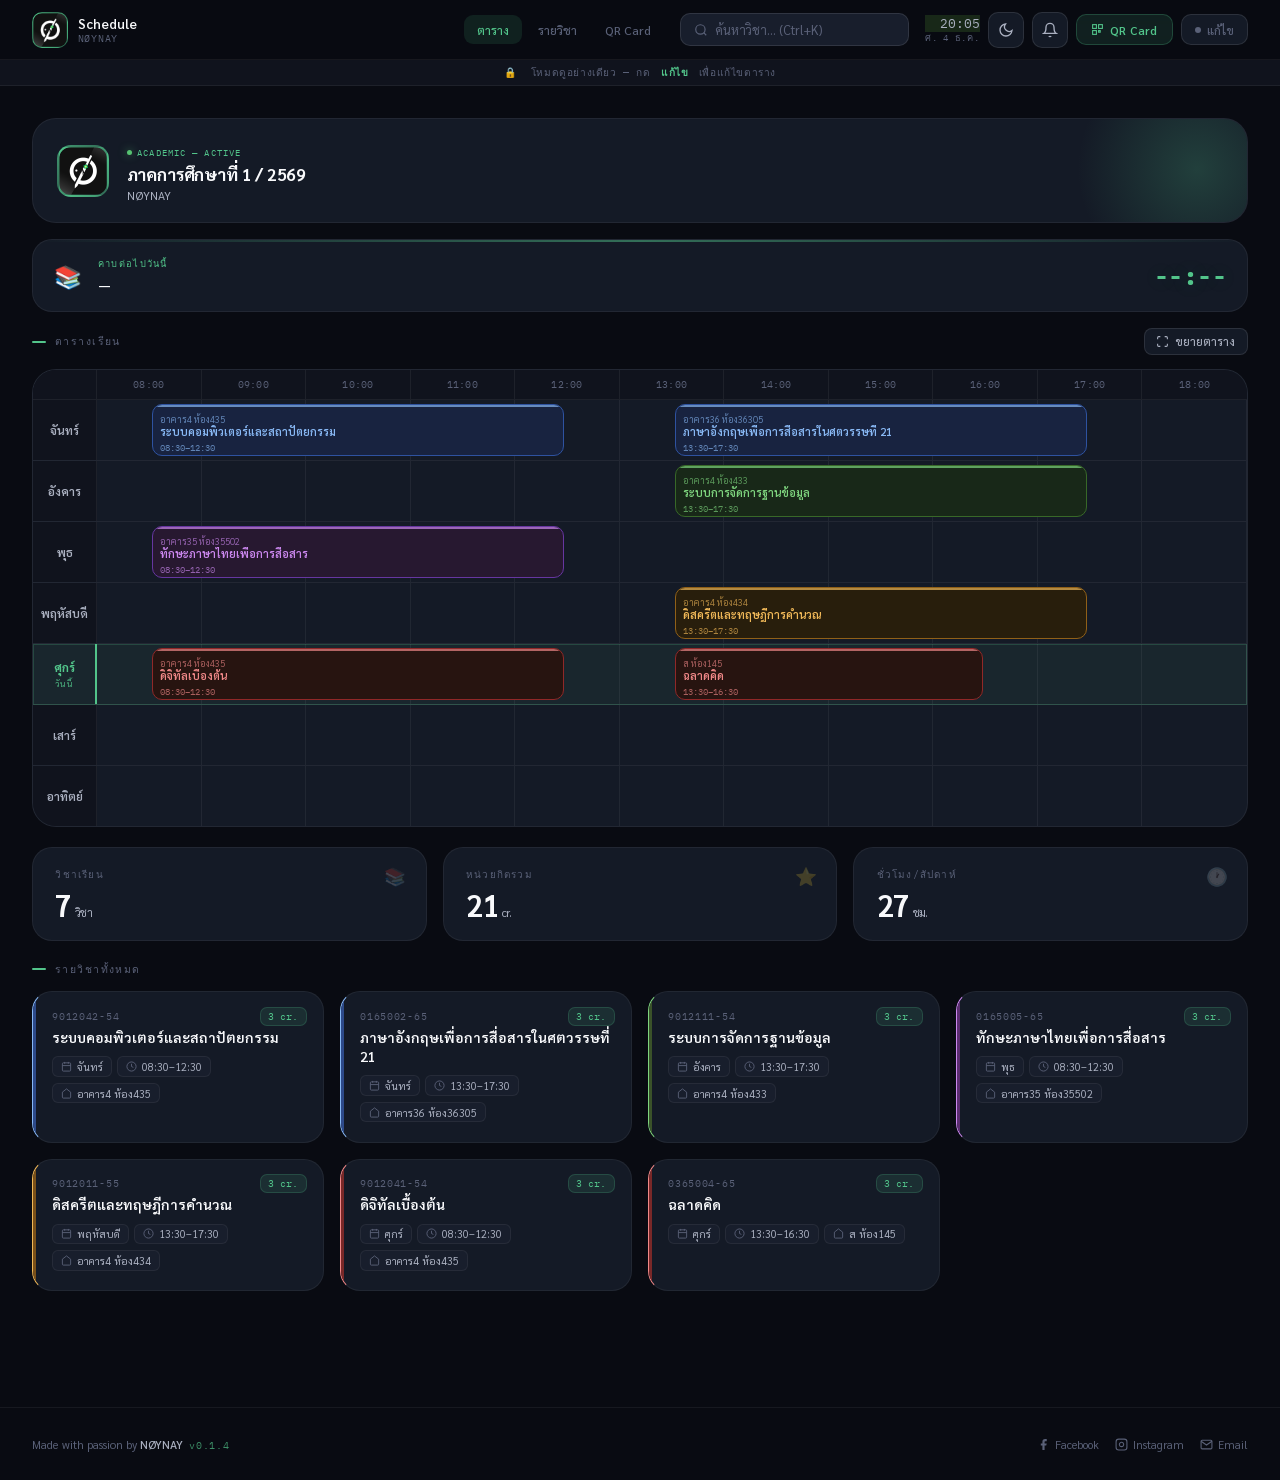
<file: index.html>
<!DOCTYPE html>
<html lang="th" data-theme="dark">
<head>
<meta charset="UTF-8">
<meta name="viewport" content="width=device-width,initial-scale=1.0,viewport-fit=cover">
<title>NØYNAY</title>

<!-- PWA -->
<link rel="manifest" href="manifest.json">
<meta name="theme-color" content="#000000">
<meta name="apple-mobile-web-app-capable" content="yes">
<meta name="apple-mobile-web-app-status-bar-style" content="black-translucent">
<meta name="apple-mobile-web-app-title" content="NØYNAY">
<link rel="apple-touch-icon" href="icons/icon-192.png">

<!-- Favicon -->
<link rel="icon" type="image/png" sizes="192x192" href="icons/icon-192.png">
<link rel="icon" type="image/png" sizes="512x512" href="icons/icon-512.png">
<link rel="shortcut icon" href="icons/icon-192.png">


<!-- Fonts -->
<link rel="preconnect" href="https://fonts.googleapis.com">
<link href="https://fonts.googleapis.com/css2?family=Inter:wght@300;400;500;600;700&family=IBM+Plex+Mono:wght@400;500;600&family=Sarabun:wght@300;400;500;600;700&display=swap" rel="stylesheet">

<!-- Styles -->
<link rel="stylesheet" href="style.css">
</head>
<body>

<div class="scroll-prog" id="scroll-prog"></div>

<!-- INSTALL BANNER -->
<div class="install-banner" id="install-banner">
  <div class="ib-inner">
    <div class="ib-ico">📲</div>
    <div class="ib-txt">
      <div class="ib-t">ติดตั้งแอป NØYNAY</div>
      <div class="ib-s">เพิ่มลง Home Screen · ใช้งาน offline ได้</div>
    </div>
    <button class="ib-btn" onclick="doInstall()">ติดตั้ง</button>
    <button class="ib-x" onclick="dismissInstall()">✕</button>
  </div>
</div>

<!-- PULL-TO-REFRESH -->
<div class="ptr-wrap" id="ptr-wrap">
  <div class="ptr-spinner" id="ptr-spinner">
    <svg viewBox="0 0 24 24" fill="none" stroke="currentColor" stroke-width="2.5" width="20" height="20"><path d="M21 12a9 9 0 1 1-6.219-8.56"/></svg>
  </div>
  <span class="ptr-txt" id="ptr-txt">ดึงเพื่อรีเฟรช</span>
</div>

<!-- TOPBAR -->
<header class="topbar">
  <div class="brand">
    <div class="brand-icon" id="brand-icon">
      <img src="icons/icon-192.png" id="logo-img">
      <span id="logo-fb" style="display:none">Ø</span>
    </div>
    <div class="brand-txt">
      <div class="n1">Schedule</div>
      <div class="n2">NØYNAY</div>
    </div>
  </div>
  <nav class="nav">
    <div class="nav-item on" onclick="goTo('tt-sec')">ตาราง</div>
    <div class="nav-item" onclick="goTo('cc-sec')">รายวิชา</div>
    <div class="nav-item" onclick="openPin()">QR Card</div>
  </nav>
  <div class="hero-search tb-search">
    <svg viewBox="0 0 24 24" fill="none" stroke="currentColor" stroke-width="2" width="14" height="14"><circle cx="11" cy="11" r="8"/><path d="m21 21-4.35-4.35"/></svg>
    <input class="search-inp" id="search-inp" placeholder="ค้นหาวิชา... (Ctrl+K)" oninput="filterCC(this.value)">
  </div>
  <div class="tb-right">
    <div class="clock"><div class="ct" id="ct">00:00</div><div class="cd" id="cd">—</div></div>
    <button class="icon-btn" onclick="toggleTheme()" id="theme-btn" title="เปลี่ยน Theme">
      <svg id="theme-ico" viewBox="0 0 24 24" fill="none" stroke="currentColor" stroke-width="2" width="16" height="16"><path d="M21 12.79A9 9 0 1 1 11.21 3 7 7 0 0 0 21 12.79z"/></svg>
    </button>
    <div style="position:relative">
      <button class="icon-btn" id="notif-btn" onclick="openNotifPop()" title="การแจ้งเตือน">
        <svg viewBox="0 0 24 24" fill="none" stroke="currentColor" stroke-width="2" width="16" height="16"><path d="M18 8A6 6 0 0 0 6 8c0 7-3 9-3 9h18s-3-2-3-9"/><path d="M13.73 21a2 2 0 0 1-3.46 0"/></svg>
      </button>
      <div class="notif-pop" id="notif-pop">
        <div class="np-hd">
          <span>การแจ้งเตือน</span>
          <button onclick="closeNotifPop()" style="font-size:.8rem;color:var(--text3);padding:.1rem .3rem">✕</button>
        </div>
        <div class="np-row">
          <span class="np-lbl">แจ้งเตือนก่อนเรียน</span>
          <select id="np-min" class="fsel" onchange="setNotifMin(this.value)" style="width:auto;padding:.28rem .55rem;font-size:.75rem">
            <option value="5">5 นาที</option>
            <option value="10" selected>10 นาที</option>
            <option value="15">15 นาที</option>
            <option value="30">30 นาที</option>
            <option value="60">1 ชั่วโมง</option>
          </select>
        </div>
        <div class="np-today" id="np-today"></div>
        <div class="np-status" id="np-status"></div>
        <button class="np-btn" id="np-toggle" onclick="toggleNotif()">
          <svg viewBox="0 0 24 24" fill="none" stroke="currentColor" stroke-width="2" width="13" height="13"><path d="M18 8A6 6 0 0 0 6 8c0 7-3 9-3 9h18s-3-2-3-9"/><path d="M13.73 21a2 2 0 0 1-3.46 0"/></svg>
          <span id="np-btn-lbl">เปิดแจ้งเตือน</span>
        </button>
      </div>
    </div>
    <button class="qr-btn" onclick="openPin()">
      <svg viewBox="0 0 24 24" fill="none" stroke="currentColor" stroke-width="2"><rect x="3" y="3" width="7" height="7"/><rect x="14" y="3" width="7" height="7"/><rect x="3" y="14" width="7" height="7"/><rect x="14" y="14" width="3" height="3"/></svg>
      QR Card
    </button>
    <button class="edit-btn" id="edit-btn" onclick="toggleEdit()">
      <span class="dot"></span><span id="edit-lbl">แก้ไข</span>
    </button>
  </div>
</header>

<div class="view-bar">🔒 &nbsp;โหมดดูอย่างเดียว — กด <strong style="color:var(--gold);margin:0 .25rem">แก้ไข</strong> เพื่อแก้ไขตาราง</div>

<main class="main">

  <!-- HERO -->
  <div class="hero">
    <div class="hero-av">
      <img src="icons/icon-192.png">
    </div>
    <div class="hero-info">
      <div class="hero-badge">Academic — Active</div>
      <div class="hero-name" id="hero-sem" contenteditable="false" oninput="save()">ภาคการศึกษาที่ 1 / 2569</div>
      <div class="hero-sem" id="hero-name" contenteditable="false" oninput="save()">NØYNAY</div>
    </div>
  </div>

  <!-- COUNTDOWN -->
  <div class="countdown-card" id="countdown-card" style="display:none">
    <div class="cd-left">
      <div class="cd-pulse" id="cd-pulse"></div>
      <div class="cd-icon" id="cd-icon">📚</div>
    </div>
    <div class="cd-info">
      <div class="cd-label" id="cd-label">คาบต่อไปวันนี้</div>
      <div class="cd-name" id="cd-name">—</div>
      <div class="cd-meta" id="cd-meta"></div>
    </div>
    <div class="cd-timer" id="cd-timer">--:--</div>
  </div>

  <!-- TIMETABLE -->
  <div class="sec-hdr" id="tt-sec">
    <div class="sec-title">ตารางเรียน</div>
    <button class="zoom-btn" onclick="openZoom()">
      <svg viewBox="0 0 24 24" fill="none" stroke="currentColor" stroke-width="2"><path d="M8 3H5a2 2 0 0 0-2 2v3"/><path d="M21 8V5a2 2 0 0 0-2-2h-3"/><path d="M3 16v3a2 2 0 0 0 2 2h3"/><path d="M16 21h3a2 2 0 0 0 2-2v-3"/></svg>
      ขยายตาราง
    </button>
  </div>
  <div class="tt-wrap" id="tt-wrap">
    <div class="tt-scroll">
      <div class="tt">
        <div class="tt-head" id="tt-head"></div>
        <div id="tt-body"></div>
      </div>
    </div>
  </div>

  <!-- STATS -->
  <div class="stats">
    <div class="scard">
      <div class="scard-lbl">วิชาเรียน</div>
      <div class="scard-val"><span id="s-courses">0</span><span class="scard-unit">วิชา</span></div>
      <div class="scard-ico">📚</div>
    </div>
    <div class="scard">
      <div class="scard-lbl">หน่วยกิตรวม</div>
      <div class="scard-val"><span id="s-credits">0</span><span class="scard-unit">cr.</span></div>
      <div class="scard-ico">⭐</div>
    </div>
    <div class="scard">
      <div class="scard-lbl">ชั่วโมง/สัปดาห์</div>
      <div class="scard-val"><span id="s-hours">0</span><span class="scard-unit">ชม.</span></div>
      <div class="scard-ico">🕐</div>
    </div>
  </div>

  <!-- COURSES -->
  <div class="sec-hdr" id="cc-sec">
    <div class="sec-title">รายวิชาทั้งหมด</div>
  </div>
  <div class="cg" id="cg"></div>

</main>

<!-- FOOTER  เปลี่ยนversion ตรงนี้จ้าาาาาาาาาาาาาาาาาาาาาา --> 
<footer>
  <div class="footer">
    <div class="footer-cr">Made with passion by <strong>NØYNAY</strong> &nbsp;<span style="font-family:var(--mono);font-size:.6rem;color:var(--gold);opacity:.7;letter-spacing:.08em">v0.1.4</span></div>
    <div class="footer-lks">
      <a href="https://www.facebook.com/chiranupong/" target="_blank" class="footer-lk">
        <svg viewBox="0 0 24 24" fill="currentColor"><path d="M18 2h-3a5 5 0 0 0-5 5v3H7v4h3v8h4v-8h3l1-4h-4V7a1 1 0 0 1 1-1h3z"/></svg>Facebook
      </a>
      <a href="https://www.instagram.com/n13ay/" target="_blank" class="footer-lk">
        <svg viewBox="0 0 24 24" fill="none" stroke="currentColor" stroke-width="2"><rect x="2" y="2" width="20" height="20" rx="5"/><path d="M16 11.37A4 4 0 1 1 12.63 8 4 4 0 0 1 16 11.37z"/><line x1="17.5" y1="6.5" x2="17.51" y2="6.5"/></svg>Instagram
      </a>
      <a href="mailto:nuluchi.contact@gmail.com" class="footer-lk">
        <svg viewBox="0 0 24 24" fill="none" stroke="currentColor" stroke-width="2"><path d="M4 4h16c1.1 0 2 .9 2 2v12c0 1.1-.9 2-2 2H4c-1.1 0-2-.9-2-2V6c0-1.1.9-2 2-2z"/><polyline points="22,6 12,13 2,6"/></svg>Email
      </a>
    </div>
  </div>
</footer>

<!-- BOTTOM NAV -->
<nav class="bnav">
  <div class="bn on" id="bn-tt" onclick="goTo('tt-sec');setbn('bn-tt')">
    <svg viewBox="0 0 24 24" fill="none" stroke="currentColor" stroke-width="2"><rect x="3" y="3" width="18" height="18" rx="2"/><line x1="3" y1="9" x2="21" y2="9"/><line x1="9" y1="9" x2="9" y2="21"/></svg>ตาราง
  </div>
  <div class="bn" id="bn-cc" onclick="goTo('cc-sec');setbn('bn-cc')">
    <svg viewBox="0 0 24 24" fill="none" stroke="currentColor" stroke-width="2"><path d="M4 19.5A2.5 2.5 0 0 1 6.5 17H20"/><path d="M6.5 2H20v20H6.5A2.5 2.5 0 0 1 4 19.5v-15A2.5 2.5 0 0 1 6.5 2z"/></svg>รายวิชา
  </div>
  <div class="bn bn-qr" onclick="openPin()">
    <svg viewBox="0 0 24 24" fill="none" stroke="currentColor" stroke-width="2"><rect x="3" y="3" width="7" height="7"/><rect x="14" y="3" width="7" height="7"/><rect x="3" y="14" width="7" height="7"/><rect x="14" y="14" width="3" height="3"/></svg>QR
  </div>
  <div class="bn" onclick="toggleTheme()">
    <svg viewBox="0 0 24 24" fill="none" stroke="currentColor" stroke-width="2"><path d="M21 12.79A9 9 0 1 1 11.21 3 7 7 0 0 0 21 12.79z"/></svg>ธีม
  </div>
  <div class="bn" id="bn-edit" onclick="toggleEdit()">
    <svg viewBox="0 0 24 24" fill="none" stroke="currentColor" stroke-width="2"><path d="M11 4H4a2 2 0 0 0-2 2v14a2 2 0 0 0 2 2h14a2 2 0 0 0 2-2v-7"/><path d="M18.5 2.5a2.121 2.121 0 0 1 3 3L12 15l-4 1 1-4 9.5-9.5z"/></svg>แก้ไข
  </div>
</nav>

<!-- ZOOM OVERLAY -->
<div class="zoom-ov" id="zoom-ov" onclick="closeZoom()">
  <button class="zoom-close" onclick="closeZoom()">✕</button>
  <div class="zoom-stage">
    <div id="zoom-tt-inner">
      <div class="tt-wrap" style="border:1px solid rgba(255,255,255,.08);border-radius:16px;overflow:hidden;background:var(--card)">
        <div class="tt-scroll" style="overflow:visible">
          <div class="tt">
            <div class="tt-head" id="zoom-tt-head"></div>
            <div id="zoom-tt-body"></div>
          </div>
        </div>
      </div>
    </div>
  </div>
</div>

<button id="fab" onclick="openModal(null)">+</button>

<!-- EDIT MODAL -->
<div class="ov" id="m-ov" onclick="ovClick(event,'m-ov')">
  <div class="msh">
    <div class="mhd">
      <div><div class="m-title" id="m-title">เพิ่มวิชาเรียน</div><div class="m-sub" id="m-sub">กรอกข้อมูลรายวิชา</div></div>
      <button class="mclose" onclick="closeM()">✕</button>
    </div>
    <div class="mbody">
      <div class="fr">
        <div class="fg"><label class="fl">รหัสวิชา</label><input class="fi" id="f-code" placeholder="9012042-54"></div>
        <div class="fg"><label class="fl">หน่วยกิต</label><input class="fi" id="f-cr" type="number" min="1" max="9" value="3"></div>
      </div>
      <div class="fg"><label class="fl">ชื่อวิชา</label><input class="fi" id="f-name" placeholder="ระบบคอมพิวเตอร์..."></div>
      <div class="fr">
        <div class="fg"><label class="fl">วัน</label>
          <select class="fsel" id="f-day">
            <option value="1">จันทร์</option><option value="2">อังคาร</option><option value="3">พุธ</option>
            <option value="4">พฤหัสบดี</option><option value="5">ศุกร์</option><option value="6">เสาร์</option><option value="0">อาทิตย์</option>
          </select></div>
        <div class="fg"><label class="fl">สี</label>
          <select class="fsel" id="f-col" onchange="onColChange()">
            <option value="custom">กำหนดเอง</option>
            <option value="m">น้ำเงิน (จันทร์)</option><option value="t">เขียว (อังคาร)</option><option value="w">ม่วง (พุธ)</option>
            <option value="th">ส้ม (พฤหัส)</option><option value="f">แดง (ศุกร์)</option><option value="s">ฟ้า (เสาร์)</option><option value="su">เหลือง (อาทิตย์)</option>
          </select></div>
        <div class="fg" id="fg-custom" style="display:none">
          <label class="fl">สี RGB</label>
          <div style="display:flex;gap:.5rem;align-items:center">
            <input type="color" id="f-rgb" value="#52C48A" oninput="onRgbPick(this.value)"style="width:42px;height:38px;border-radius:8px;border:1px solid var(--border2);cursor:pointer;padding:2px;background:none;flex-shrink:0">
            <input class="fi" id="f-hex" placeholder="#52C48A" style="flex:1;font-family:var(--mono);font-size:.82rem" oninput="onHexType(this.value)">
            <div id="color-prev" style="width:38px;height:38px;border-radius:8px;flex-shrink:0;border:1px solid var(--border2);background:#52C48A"></div>
          </div>
        </div>
      </div>
      <div class="fr">
        <div class="fg"><label class="fl">เวลาเริ่ม</label><input class="fi" id="f-st" type="time" value="08:30"></div>
        <div class="fg"><label class="fl">เวลาสิ้นสุด</label><input class="fi" id="f-en2" type="time" value="12:30"></div>
      </div>
      <div class="fg"><label class="fl">ห้องเรียน</label><input class="fi" id="f-room" placeholder="อาคาร4 ห้อง435"></div>
      <div class="fg"><label class="fl">อาจารย์ผู้สอน</label><input class="fi" id="f-teacher" placeholder="ชื่ออาจารย์"></div>
      <div class="btn-row">
        <button class="btn-p" onclick="saveM()">บันทึก</button>
        <button class="btn-d" id="del-btn" onclick="delC()" style="display:none">ลบ</button>
      </div>
    </div>
  </div>
</div>

<!-- DETAIL MODAL -->
<div class="ov" id="d-ov" onclick="ovClick(event,'d-ov')">
  <div class="msh">
    <div class="mhd">
      <div><div class="m-title" id="d-code"></div><div class="m-sub" id="d-name"></div></div>
      <button class="mclose" onclick="closeD()">✕</button>
    </div>
    <div class="mbody" id="d-body"></div>
  </div>
</div>

<!-- PIN MODAL -->
<div class="pin-ov" id="pin-ov">
  <div class="pin-box">
    <button class="pin-x" onclick="closePin()">✕</button>
    <div class="pin-ico">🔐</div>
    <div class="pin-t">Secure Access</div>
    <div class="pin-s">Enter PIN to access QR Card</div>
    <div class="pin-dots" id="pindots">
      <div class="pd"></div><div class="pd"></div><div class="pd"></div>
      <div class="pd"></div><div class="pd"></div><div class="pd"></div>
    </div>
    <div class="pin-kp">
      <button class="pk" onclick="pk('1')">1</button><button class="pk" onclick="pk('2')">2</button><button class="pk" onclick="pk('3')">3</button>
      <button class="pk" onclick="pk('4')">4</button><button class="pk" onclick="pk('5')">5</button><button class="pk" onclick="pk('6')">6</button>
      <button class="pk" onclick="pk('7')">7</button><button class="pk" onclick="pk('8')">8</button><button class="pk" onclick="pk('9')">9</button>
      <button class="pk del" onclick="pk('clr')">✕</button><button class="pk" onclick="pk('0')">0</button><button class="pk del" onclick="pk('del')">⌫</button>
    </div>
    <div class="pin-err" id="pin-err"></div>
    <button class="pin-cancel" onclick="closePin()">ยกเลิก</button>
  </div>
</div>

<div class="toast" id="toast"></div>

<!-- Script -->
<script src="script.js"></script>
</body>
</html>
</file>
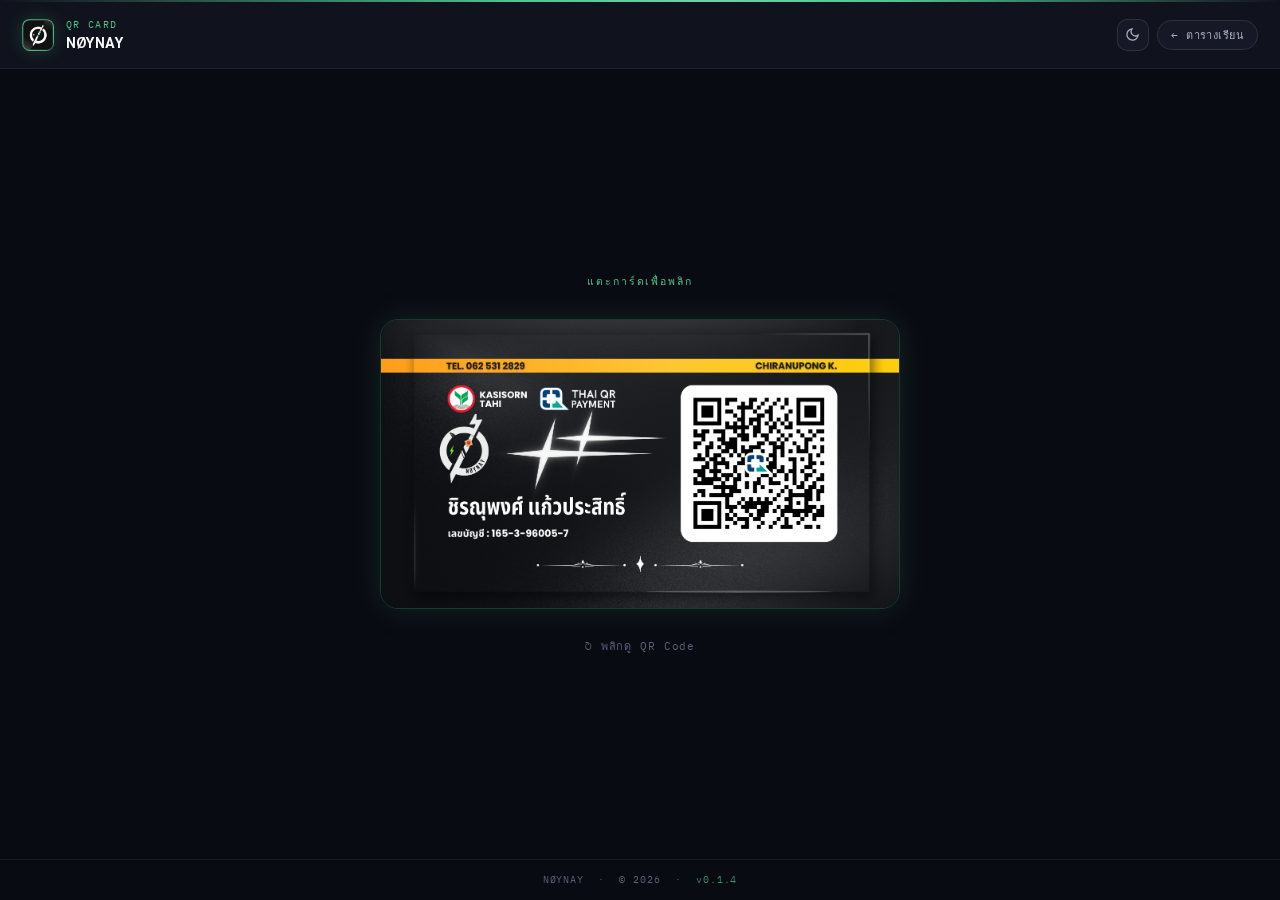
<file: card.html>
<!DOCTYPE html>
<html lang="th" data-theme="dark">
<head>
<meta charset="UTF-8">
<meta name="viewport" content="width=device-width,initial-scale=1.0,viewport-fit=cover">
<title>QRCard - NØYNAY</title>

<!-- PWA -->
<link rel="manifest" href="manifest.json">
<meta name="theme-color" content="#000000">
<meta name="apple-mobile-web-app-capable" content="yes">
<meta name="apple-mobile-web-app-status-bar-style" content="black">
<link rel="apple-touch-icon" href="icons/icon-192.png">

<link rel="preconnect" href="https://fonts.googleapis.com">
<link href="https://fonts.googleapis.com/css2?family=Sarabun:wght@300;400;500;600;700&family=IBM+Plex+Mono:wght@400;500;600&display=swap" rel="stylesheet">
<style>
*,*::before,*::after{box-sizing:border-box;margin:0;padding:0}

:root{
  --bg:#090B12;--s0:#0c0d17;--s1:#10131D;--s2:#161826;
  --border:rgba(255,255,255,0.06);--border2:rgba(255,255,255,0.10);--muted:#5A6178;
  --dim:#5A6178;--mid:#AAB0C0;--base:#AAB0C0;--hi:#F8F9FB;
  --gold:#52C48A;--gold-lo:rgba(82,196,138,.12);
  --gold-glow:rgba(82,196,138,.22);--gold-hi:#6FD4A0;
  --r:10px;--r-lg:14px;--r-xl:18px;
  --font:'Sarabun','Inter',system-ui,sans-serif;
  --mono:'IBM Plex Mono',monospace;
  --sh-md:0 4px 28px rgba(0,0,0,.6),0 1px 4px rgba(0,0,0,.4);
  --ease:cubic-bezier(.4,0,.2,1);
}
[data-theme="light"]{
  --bg:#ECEEF5;--s0:#F4F6FC;--s1:#F4F6FC;--s2:#E7EAF2;
  --border:rgba(0,0,0,0.14);--border2:rgba(0,0,0,0.24);--muted:#6B7280;
  --dim:#6B7280;--mid:#374151;--base:#374151;--hi:#111827;
  --gold:#2A9E68;--gold-lo:rgba(42,158,104,.10);
  --gold-glow:rgba(42,158,104,.20);--gold-hi:#34B878;
  --sh-md:0 4px 28px rgba(0,0,0,.10),0 1px 4px rgba(0,0,0,.06);
}
body{transition:background .3s var(--ease),color .3s var(--ease)}

html{scroll-behavior:smooth}
body{
  font-family:var(--font);
  background:var(--bg);
  color:var(--base);
  min-height:100vh;
  display:flex;
  flex-direction:column;
  overflow-x:hidden;
}

/* ── HEADER (same as timetable) ── */
.hdr{
  background:var(--s1);
  border-bottom:1px solid var(--border);
  padding:1.1rem 1.4rem 1rem;
  position:relative;overflow:hidden;
}
.hdr::before{
  content:'';position:absolute;
  top:0;left:0;right:0;height:2px;
  background:linear-gradient(90deg,transparent 0%,var(--gold) 40%,var(--gold-hi) 55%,var(--gold) 70%,transparent 100%);
}
.hdr-inner{display:flex;align-items:center;justify-content:space-between;gap:1rem}
.hdr-brand{display:flex;align-items:center;gap:.7rem}
.hdr-icon{
  width:32px;height:32px;border-radius:8px;
  background:linear-gradient(135deg,var(--gold) 0%,rgba(82,196,138,.3) 100%);
  border:1px solid rgba(82,196,138,.4);
  display:flex;align-items:center;justify-content:center;
  font-size:.8rem;flex-shrink:0;
  box-shadow:0 0 16px var(--gold-glow);
}
.hdr-eyebrow{
  font-family:var(--mono);font-size:.6rem;
  letter-spacing:.15em;text-transform:uppercase;color:var(--gold);
}
.hdr-title{font-size:.95rem;font-weight:700;color:var(--hi);margin-top:.1rem}

.back-btn{
  display:flex;align-items:center;gap:.4rem;
  padding:.32rem .85rem;border-radius:20px;
  border:1px solid var(--border2);background:var(--s2);
  font-size:.68rem;font-family:var(--mono);
  color:var(--mid);cursor:pointer;
  transition:all .2s;white-space:nowrap;
  letter-spacing:.04em;text-decoration:none;
}
.back-btn:hover{border-color:var(--gold);color:var(--gold);background:var(--gold-lo)}
.theme-btn{
  width:32px;height:32px;border-radius:10px;
  display:flex;align-items:center;justify-content:center;
  border:1px solid var(--border2);background:var(--s2);
  color:var(--mid);transition:all .18s;flex-shrink:0;
}
.theme-btn:hover{border-color:var(--gold);color:var(--gold)}

/* ── MAIN ── */
.main{
  flex:1;
  display:flex;
  flex-direction:column;
  align-items:center;
  justify-content:center;
  padding:3rem 1.5rem 3rem;
  gap:1.8rem;
}

/* ── EYEBROW ── */
.eyebrow{
  font-family:var(--mono);font-size:.65rem;
  letter-spacing:.18em;text-transform:uppercase;
  color:var(--gold);text-align:center;
}

/* ── FLIP CARD ── */
.scene{
  width:520px;height:290px;
  perspective:1200px;
  cursor:pointer;
}
@media(max-width:580px){
  .scene{width:92vw;height:calc(92vw * (290/520))}
}

.card-inner{
  width:100%;height:100%;
  position:relative;
  transform-style:preserve-3d;
  transition:transform .75s cubic-bezier(.4,.2,.2,1);
}
.scene.flipped .card-inner{transform:rotateY(180deg)}

.card-face{
  position:absolute;width:100%;height:100%;
  backface-visibility:hidden;
  border-radius:18px;overflow:hidden;
  border:1px solid rgba(82,196,138,.25);
  box-shadow:0 0 32px rgba(82,196,138,.14);
}
.card-face img{width:100%;height:100%;object-fit:cover;display:block}
.back{transform:rotateY(180deg)}

/* ── HINT ── */
.hint{
  display:flex;align-items:center;gap:.5rem;
  font-family:var(--mono);font-size:.68rem;
  letter-spacing:.08em;color:var(--dim);
}
.hint-icon{
  animation:spin 2.6s linear infinite;
  display:inline-block;transform-origin:center;
}
@keyframes spin{
  0%{transform:rotate(0deg);opacity:.35}
  50%{opacity:1}
  100%{transform:rotate(360deg);opacity:.35}
}

/* ── FOOTER ── */
.footer{
  border-top:1px solid var(--border);
  padding:.85rem 1.4rem;
  text-align:center;
  font-family:var(--mono);font-size:.6rem;
  letter-spacing:.1em;color:var(--muted);
}
</style>
</head>
<body>

<!-- HEADER -->
<div class="hdr">
  <div class="hdr-inner">
    <div class="hdr-brand">
      <div class="hdr-icon">
        <img src="icons/icon-192.png" style="width:100%;height:100%;object-fit:cover;border-radius:6px">
      </div>
      <div>
        <div class="hdr-eyebrow">QR CARD</div>
        <div class="hdr-title">NØYNAY</div>
      </div>
    </div>
    <div style="display:flex;align-items:center;gap:.5rem">
      <button class="theme-btn" onclick="toggleTheme()" id="theme-btn" title="เปลี่ยน Theme">
        <svg id="theme-ico" viewBox="0 0 24 24" fill="none" stroke="currentColor" stroke-width="2" width="15" height="15"><path d="M21 12.79A9 9 0 1 1 11.21 3 7 7 0 0 0 21 12.79z"/></svg>
      </button>
      <a href="index.html" class="back-btn">← ตารางเรียน</a>
    </div>
  </div>
</div>

<!-- MAIN -->
<div class="main">

  <div class="eyebrow">แตะการ์ดเพื่อพลิก</div>

  <div class="scene" id="card">
    <div class="card-inner">
      <div class="card-face front">
        <img src="images/front.png" alt="Front Card">
      </div>
      <div class="card-face back">
        <img src="images/back.png" alt="Back Card – QR Code">
      </div>
    </div>
  </div>

  <div class="hint">
    <span class="hint-icon">↻</span>
    <span id="hint-text">พลิกดู QR Code</span>
  </div>

</div>

<!-- FOOTER  เปลี่ยนversion ตรงนี้จ้าาาาาาาาาาาาาาาาาาาาาา --> 
<div class="footer">NØYNAY &nbsp;·&nbsp; © 2026 &nbsp;·&nbsp; <span style="color:var(--gold);opacity:.7">v0.1.4</span></div>

<script>
/* THEME — sync กับ index.html (localStorage key: sc_th) */
function applyTheme(t){
  document.documentElement.setAttribute('data-theme',t);
  const p=document.getElementById('theme-ico');
  p.querySelector('path').setAttribute('d',t==='light'
    ?'M12 1v2M12 21v2M4.22 4.22l1.42 1.42M18.36 18.36l1.42 1.42M1 12h2M21 12h2M4.22 19.78l1.42-1.42M18.36 5.64l1.42-1.42M12 5a7 7 0 1 0 0 14A7 7 0 0 0 12 5z'
    :'M21 12.79A9 9 0 1 1 11.21 3 7 7 0 0 0 21 12.79z');
}
function toggleTheme(){
  const t=document.documentElement.getAttribute('data-theme')==='dark'?'light':'dark';
  applyTheme(t);localStorage.setItem('sc_th',t);
}
applyTheme(localStorage.getItem('sc_th')||'dark');

const card     = document.getElementById('card');
const hintText = document.getElementById('hint-text');
card.addEventListener('click', () => {
  const flipped = card.classList.toggle('flipped');
  hintText.textContent = flipped ? 'พลิกกลับด้านหน้า' : 'พลิกดู QR Code';
});
</script>
</body>
</html>
</file>
<file: style.css>
/* =============================================
   NØYNAY — SCHEDULE  |  style.css
   ============================================= */

/* ── CSS VARIABLES ── */
:root{
  --bg:#090B12;--surface:#10131D;--card:#141A26;--card2:#181E2C;
  --border:rgba(255,255,255,0.06);--border2:rgba(255,255,255,0.10);
  --gold:#52C48A;--gold-dim:rgba(82,196,138,0.12);--gold-glow:rgba(82,196,138,0.22);--gold-hi:#6FD4A0;
  --purple:#8A7DFF;--purple-dim:rgba(138,125,255,0.12);
  --text1:#F8F9FB;--text2:#AAB0C0;--text3:#5A6178;
  --success:#56C271;--warn:#E8B04B;--danger:#E46A6A;
  --r:16px;--r-lg:20px;--r-xl:24px;
  --font:'Sarabun','Inter',system-ui,sans-serif;
  --mono:'IBM Plex Mono',monospace;
  --ease:cubic-bezier(.4,0,.2,1);
  --sh:0 8px 32px rgba(0,0,0,.5);
}

/* ── LIGHT MODE ── */
[data-theme="light"]{
  --bg:#ECEEF5;--surface:#F4F6FC;--card:#F4F6FC;--card2:#E7EAF2;
  --border:rgba(0,0,0,0.14);--border2:rgba(0,0,0,0.24);
  --gold:#2A9E68;--gold-dim:rgba(42,158,104,0.10);--gold-glow:rgba(42,158,104,0.20);--gold-hi:#34B878;
  --purple:#6B60E0;--purple-dim:rgba(107,96,224,0.10);
  --text1:#111827;--text2:#374151;--text3:#6B7280;
  --success:#059669;--warn:#D97706;--danger:#DC2626;
}

/* ── RESET ── */
*,*::before,*::after{box-sizing:border-box;margin:0;padding:0}
html{scroll-behavior:smooth}
body{font-family:var(--font);background:var(--bg);color:var(--text1);min-height:100vh;transition:background .3s var(--ease),color .3s var(--ease);overflow-x:hidden}
a{text-decoration:none;color:inherit}
button{font-family:inherit;cursor:pointer;border:none;background:none}
::-webkit-scrollbar{width:5px;height:5px}
::-webkit-scrollbar-track{background:transparent}
::-webkit-scrollbar-thumb{background:var(--border2);border-radius:4px}

/* ── SCROLL PROGRESS ── */
.scroll-prog{position:fixed;top:0;left:0;right:0;height:2px;z-index:1000;background:linear-gradient(90deg,var(--gold),var(--purple));transform-origin:left;transform:scaleX(0);transition:transform .1s linear}

/* ── TOPBAR ── */
.topbar{position:sticky;top:0;z-index:200;background:rgba(9,11,18,0.88);backdrop-filter:blur(20px);-webkit-backdrop-filter:blur(20px);border-bottom:1px solid var(--border);padding:0 2rem;display:flex;align-items:center;gap:1rem;height:60px}
[data-theme="light"] .topbar{background:rgba(236,238,245,0.92)}
.brand{display:flex;align-items:center;gap:.6rem;margin-right:auto}
.brand-icon{width:36px;height:36px;border-radius:10px;background:linear-gradient(135deg,var(--gold) 0%,rgba(82,196,138,.22) 100%);border:1px solid rgba(82,196,138,.35);display:flex;align-items:center;justify-content:center;font-family:var(--mono);font-size:.7rem;font-weight:700;color:#090B12;flex-shrink:0;overflow:hidden}
[data-theme="light"] .brand-icon{color:#fff}
.brand-icon img{width:100%;height:100%;object-fit:cover}
.brand-txt .n1{font-size:.83rem;font-weight:600;color:var(--text1)}
.brand-txt .n2{font-size:.6rem;font-family:var(--mono);letter-spacing:.08em;text-transform:uppercase;color:var(--text3)}
.nav{display:flex;gap:.2rem}
.nav-item{padding:.42rem .8rem;border-radius:9px;font-size:.78rem;font-weight:500;color:var(--text3);transition:all .18s;cursor:pointer}
.nav-item:hover{color:var(--text1);background:var(--border)}
.nav-item.on{color:var(--gold);background:var(--gold-dim)}
.tb-right{display:flex;align-items:center;gap:.5rem}
.tb-search{display:flex;align-items:center;gap:.45rem;background:var(--card2);border:1px solid var(--border2);border-radius:10px;padding:.38rem .8rem;transition:border-color .18s}
.tb-search:focus-within{border-color:var(--gold)}
.tb-search svg{width:14px;height:14px;color:var(--text3);flex-shrink:0}
.tb-search .search-inp{width:180px}
.clock{font-family:var(--mono);font-size:.72rem;color:var(--text3);text-align:right;line-height:1.35}
.clock .ct{color:var(--text2);font-size:.8rem}
.clock .cd{font-size:.58rem;letter-spacing:.08em;text-transform:uppercase}
.icon-btn{width:36px;height:36px;border-radius:10px;display:flex;align-items:center;justify-content:center;border:1px solid var(--border2);background:var(--card);color:var(--text2);transition:all .18s;flex-shrink:0}
.icon-btn:hover{border-color:var(--gold);color:var(--gold)}
.qr-btn{display:flex;align-items:center;gap:.4rem;padding:.42rem .88rem;border-radius:10px;background:var(--gold-dim);border:1px solid rgba(82,196,138,.25);font-size:.74rem;font-weight:600;color:var(--gold);letter-spacing:.03em;transition:all .18s;white-space:nowrap}
.qr-btn:hover{background:var(--gold);color:#fff}
[data-theme="dark"] .qr-btn:hover{color:#090B12}
.qr-btn svg{width:13px;height:13px;flex-shrink:0}
.edit-btn{display:flex;align-items:center;gap:.38rem;padding:.42rem .82rem;border-radius:10px;border:1px solid var(--border2);background:var(--card);font-size:.74rem;font-weight:500;color:var(--text3);transition:all .18s;white-space:nowrap}
.edit-btn:hover{border-color:var(--gold);color:var(--gold)}
.edit-btn.on{background:var(--gold-dim);border-color:rgba(82,196,138,.4);color:var(--gold)}
.edit-btn .dot{width:6px;height:6px;border-radius:50%;background:var(--text3);transition:background .18s}
.edit-btn.on .dot{background:var(--gold)}

/* ── VIEW BAR ── */
.view-bar{display:none;align-items:center;justify-content:center;gap:.4rem;padding:.28rem 1rem;background:var(--surface);border-bottom:1px solid var(--border);font-size:.63rem;font-family:var(--mono);color:var(--text3);letter-spacing:.06em}
body:not(.em) .view-bar{display:flex}

/* ── MAIN ── */
.main{max-width:1280px;margin:0 auto;padding:2rem 2rem 6rem}

/* ── HERO ── */
.hero{background:var(--card);border:1px solid var(--border);border-radius:var(--r-xl);padding:1.2rem 1.5rem;display:flex;align-items:center;gap:1.1rem;margin-bottom:1rem;position:relative;overflow:hidden}
.hero::after{content:'';position:absolute;top:-80px;right:-80px;width:260px;height:260px;border-radius:50%;background:radial-gradient(circle,var(--gold-glow) 0%,transparent 65%);pointer-events:none}
.hero-av{width:52px;height:52px;border-radius:14px;background:linear-gradient(135deg,var(--gold) 0%,rgba(82,196,138,.2) 100%);border:2px solid rgba(82,196,138,.35);display:flex;align-items:center;justify-content:center;font-family:var(--mono);font-size:1rem;font-weight:700;color:#090B12;flex-shrink:0;overflow:hidden}
[data-theme="light"] .hero-av{color:#fff}
.hero-av img{width:100%;height:100%;object-fit:cover}
.hero-info{flex:1;min-width:0}
.hero-badge{display:inline-flex;align-items:center;gap:.35rem;font-family:var(--mono);font-size:.58rem;letter-spacing:.12em;text-transform:uppercase;color:var(--gold);margin-bottom:.3rem}
.hero-badge::before{content:'';width:5px;height:5px;border-radius:50%;background:var(--success);box-shadow:0 0 8px rgba(86,194,113,.7)}
.hero-name{font-size:1.08rem;font-weight:700;color:var(--text1);letter-spacing:-.01em;line-height:1.2;outline:none}
.hero-sem{font-size:.74rem;color:var(--text2);margin-top:.15rem;outline:none}
body.em .hero-name[contenteditable="true"]{border-bottom:1px dashed var(--border2)}
body.em .hero-sem[contenteditable="true"]{border-bottom:1px dashed var(--border2)}
.hero-search{display:flex;align-items:center;gap:.45rem;background:var(--card2);border:1px solid var(--border2);border-radius:10px;padding:.42rem .8rem;transition:border-color .18s}
.hero-search:focus-within{border-color:var(--gold)}
.hero-search svg{width:14px;height:14px;color:var(--text3);flex-shrink:0}
.search-inp{background:none;border:none;outline:none;font:inherit;font-size:.8rem;color:var(--text1);width:155px}
.search-inp::placeholder{color:var(--text3)}

/* ── STATS ── */
.stats{display:grid;grid-template-columns:repeat(3,1fr);gap:1rem;margin-bottom:1.25rem}
.scard{background:var(--card);border:1px solid var(--border);border-radius:var(--r-lg);padding:1.2rem 1.4rem;position:relative;overflow:hidden;transition:border-color .2s,transform .2s}
.scard:hover{border-color:var(--border2);transform:translateY(-2px)}
.scard::after{content:'';position:absolute;bottom:0;left:0;right:0;height:2px;opacity:0;transition:opacity .2s}
.scard:nth-child(1)::after{background:var(--gold)}
.scard:nth-child(2)::after{background:var(--purple)}
.scard:nth-child(3)::after{background:var(--success)}
.scard:hover::after{opacity:1}
.scard-lbl{font-size:.62rem;font-family:var(--mono);letter-spacing:.12em;text-transform:uppercase;color:var(--text3);margin-bottom:.5rem}
.scard-val{font-size:1.9rem;font-weight:700;color:var(--text1);letter-spacing:-.02em;line-height:1}
.scard-unit{font-size:.72rem;font-weight:400;color:var(--text2);margin-left:.2rem}
.scard-ico{position:absolute;top:1rem;right:1.2rem;font-size:1.1rem;opacity:.2}

/* ── SEC HEADER ── */
.sec-hdr{display:flex;align-items:center;justify-content:space-between;margin-bottom:.85rem}
.sec-title{font-size:.65rem;font-family:var(--mono);letter-spacing:.14em;text-transform:uppercase;color:var(--text3);display:flex;align-items:center;gap:.55rem}
.sec-title::before{content:'';width:14px;height:2px;background:var(--gold);border-radius:2px}

/* ── ZOOM BTN ── */
.zoom-btn{display:flex;align-items:center;gap:.38rem;padding:.32rem .72rem;border-radius:8px;border:1px solid var(--border2);background:var(--card);font-size:.72rem;font-weight:500;color:var(--text2);transition:all .15s;cursor:pointer;white-space:nowrap;font-family:var(--font)}
.zoom-btn:hover{border-color:var(--gold);color:var(--gold);background:var(--gold-dim)}
.zoom-btn svg{width:13px;height:13px;flex-shrink:0}

/* ── ZOOM OVERLAY ── */
.zoom-ov{position:fixed;inset:0;z-index:350;background:rgba(0,0,0,.95);backdrop-filter:blur(12px);-webkit-backdrop-filter:blur(12px);display:flex;align-items:center;justify-content:center;opacity:0;pointer-events:none;transition:opacity .28s var(--ease)}
.zoom-ov.op{opacity:1;pointer-events:all}
.zoom-close{position:fixed;top:.9rem;right:.9rem;width:36px;height:36px;border-radius:10px;background:rgba(255,255,255,.08);border:1px solid rgba(255,255,255,.15);color:#fff;display:flex;align-items:center;justify-content:center;font-size:.82rem;cursor:pointer;transition:all .15s;z-index:2}
.zoom-close:hover{background:rgba(228,106,106,.2);border-color:rgba(228,106,106,.5);color:var(--danger)}
.zoom-stage{display:flex;align-items:center;justify-content:center;width:100vw;height:100vh;overflow:hidden;position:relative}
#zoom-tt-inner{transform-origin:center center;will-change:transform;position:absolute}
#zoom-tt-inner .tt-scroll{overflow:visible!important}
#zoom-tt-inner .tt{min-width:unset!important}

/* ── TIMETABLE ── */
.tt-wrap{background:var(--card);border:1px solid var(--border);border-radius:var(--r-xl);overflow:hidden;margin-bottom:1.25rem}
.tt-scroll{overflow-x:auto;-webkit-overflow-scrolling:touch}
.tt{min-width:640px}
.tt-head{display:grid;grid-template-columns:64px repeat(11,1fr);background:var(--surface);border-bottom:1px solid var(--border)}
.th-cell{padding:.5rem .2rem;font-family:var(--mono);font-size:.6rem;letter-spacing:.02em;color:var(--text3);text-align:center;border-right:1px solid var(--border);white-space:nowrap}
.th-cell:last-child{border-right:none}
.th-cell.first{background:var(--surface)}
.tt-row{display:grid;grid-template-columns:64px 1fr;border-bottom:1px solid var(--border);min-height:60px}
.tt-row:last-child{border-bottom:none}
.tt-row.tt-today{background:rgba(82,196,138,.07);outline:1px solid rgba(82,196,138,.22);outline-offset:-1px;position:relative}
.tt-day-label{padding:.4rem .35rem;display:flex;align-items:center;justify-content:center;text-align:center;font-family:var(--font);font-size:.74rem;font-weight:600;color:var(--text2);border-right:1px solid var(--border);background:var(--surface)}
.tt-row.tt-today .tt-day-label{color:var(--gold);font-weight:700;background:var(--gold-lo);border-right:2px solid var(--gold);flex-direction:column;gap:.15rem}
.tt-row.tt-today .tt-day-label::after{content:'วันนี้';font-size:.52rem;font-weight:500;letter-spacing:.06em;color:var(--gold);opacity:.8}
.tt-lane{position:relative;display:grid;grid-template-columns:repeat(11,1fr)}
.lane-cell{border-right:1px solid var(--border);min-height:60px;transition:background .12s}
.lane-cell:last-child{border-right:none}
body.em .lane-cell:hover{background:var(--gold-dim);cursor:cell}
.cb{position:absolute;top:4px;bottom:4px;border-radius:10px;padding:.36rem .45rem;cursor:pointer;transition:all .2s var(--ease);border:1px solid transparent;overflow:hidden;z-index:2}
.cb:hover{transform:translateY(-1px);box-shadow:0 5px 18px rgba(0,0,0,.35);filter:brightness(1.08)}
.cb-code{font-family:var(--mono);font-size:.54rem;letter-spacing:.05em;opacity:.7;margin-bottom:.1rem;white-space:nowrap;overflow:hidden;text-overflow:ellipsis}
.cb-name{font-size:.68rem;font-weight:600;line-height:1.28;display:-webkit-box;-webkit-line-clamp:2;-webkit-box-orient:vertical;overflow:hidden}
.cb-room{font-size:.58rem;opacity:.65;margin-top:.15rem;white-space:nowrap;overflow:hidden;text-overflow:ellipsis}
.cb-time{font-size:.58rem;opacity:.65;margin-top:.1rem;font-family:var(--mono);white-space:nowrap}
.cb-add{display:flex;align-items:center;justify-content:center;height:36px;border-radius:10px;margin:.1rem .08rem;border:1px dashed var(--border2);font-size:.7rem;color:var(--text3);cursor:pointer;transition:all .15s}
.cb-add:hover{border-color:var(--gold);color:var(--gold);background:var(--gold-dim)}
body:not(.em) .cb-add{display:none}

/* ── COURSE BLOCK COLORS ── */
.cm{background:#182340;border-color:#2E52A0;color:#88B8F4}
.ct{background:#182818;border-color:#386828;color:#7ED47E}
.cw{background:#271830;border-color:#6636A0;color:#CC88F0}
.cth{background:#281E0C;border-color:#906018;color:#F0B858}
.cf{background:#271410;border-color:#902828;color:#F08888}
.cs{background:#0E2828;border-color:#207878;color:#50D8D8}
.csu{background:#27230C;border-color:#907E20;color:#E0D040}

.cb::before{content:'';position:absolute;top:0;left:0;right:0;height:2.5px}
.cb.cm::before{background:linear-gradient(90deg,#3868CC,#88B8F8)}
.cb.ct::before{background:linear-gradient(90deg,#3A8A3A,#7DD47D)}
.cb.cw::before{background:linear-gradient(90deg,#7040C0,#CC88F0)}
.cb.cth::before{background:linear-gradient(90deg,#C07820,#F0B858)}
.cb.cf::before{background:linear-gradient(90deg,#B03838,#F08888)}
.cb.cs::before{background:linear-gradient(90deg,#208888,#50D8D8)}
.cb.csu::before{background:linear-gradient(90deg,#A09020,#E0D040)}

[data-theme="light"] .cm{background:#EEF4FF;border-color:#B0C8F0;color:#1E3A8A}
[data-theme="light"] .ct{background:#EEFAEA;border-color:#A8D8A8;color:#1A5C1A}
[data-theme="light"] .cw{background:#F6EEF8;border-color:#C8A0E8;color:#5A1C8A}
[data-theme="light"] .cth{background:#FEF6EE;border-color:#E0C080;color:#7A5000}
[data-theme="light"] .cf{background:#FEF0F0;border-color:#EFAAAA;color:#8A1818}
[data-theme="light"] .cs{background:#EEF8F8;border-color:#88D0D0;color:#0A5858}
[data-theme="light"] .csu{background:#FDFAEE;border-color:#DACA80;color:#5A4C00}

/* ── COURSE GRID / CARDS ── */
.cg{display:grid;grid-template-columns:repeat(auto-fill,minmax(275px,1fr));gap:1rem;margin-bottom:1.25rem}
.cc{background:var(--card);border:1px solid var(--border);border-radius:var(--r-lg);padding:1.1rem 1.2rem 1.2rem;cursor:pointer;transition:all .2s var(--ease);position:relative;overflow:hidden}
.cc::before{content:'';position:absolute;left:0;top:0;bottom:0;width:3px;border-radius:3px 0 0 3px}
.cc.cm::before{background:#2D4A8A}.cc.ct::before{background:#3A5229}.cc.cw::before{background:#5C2E72}
.cc.cth::before{background:#7A5018}.cc.cf::before{background:#7A2828}.cc.cs::before{background:#1A6060}.cc.csu::before{background:#7A6E28}
[data-theme="light"] .cc.cm::before{background:#2D4A8A}[data-theme="light"] .cc.ct::before{background:#2A5E28}
[data-theme="light"] .cc.cw::before{background:#6A2E8A}[data-theme="light"] .cc.cth::before{background:#7A5000}
[data-theme="light"] .cc.cf::before{background:#8A2020}[data-theme="light"] .cc.cs::before{background:#0A5858}
[data-theme="light"] .cc.csu::before{background:#5A4C00}
.cc:hover{border-color:var(--border2);transform:translateY(-2px);box-shadow:0 8px 28px rgba(0,0,0,.12)}
.cc-code{font-family:var(--mono);font-size:.63rem;color:var(--text3);letter-spacing:.07em;margin-bottom:.3rem}
.cc-name{font-size:.88rem;font-weight:600;color:var(--text1);line-height:1.35;margin-bottom:.6rem}
.cc-meta{display:flex;flex-wrap:wrap;gap:.35rem}
.cc-tag{display:flex;align-items:center;gap:.28rem;font-size:.66rem;color:var(--text2);background:var(--card2);border:1px solid var(--border);border-radius:6px;padding:.18rem .5rem}
.cc-tag svg{width:11px;height:11px;color:var(--text3);flex-shrink:0}
.cc-cr{position:absolute;top:.9rem;right:1rem;font-family:var(--mono);font-size:.63rem;color:var(--gold);background:var(--gold-dim);border:1px solid rgba(82,196,138,.2);border-radius:7px;padding:.13rem .48rem}
.cc-add{background:none;border:1px dashed var(--border2);border-radius:var(--r-lg);padding:1.1rem;display:none;flex-direction:column;align-items:center;justify-content:center;gap:.45rem;min-height:100px;cursor:pointer;transition:all .15s}
body.em .cc-add{display:flex}
.cc-add:hover{border-color:var(--gold);background:var(--gold-dim)}
.cc-add span{font-size:.78rem;color:var(--text3)}
.cc-add:hover span{color:var(--gold)}
.empty-state{grid-column:1/-1;padding:3rem 1rem;text-align:center}
.empty-icon{font-size:2.5rem;opacity:.2;margin-bottom:.65rem}
.empty-txt{font-size:.82rem;color:var(--text3)}

/* ── FOOTER ── */
.footer{border-top:1px solid var(--border);padding:1.8rem 2rem;display:flex;align-items:center;justify-content:space-between;flex-wrap:wrap;gap:1rem;max-width:1280px;margin:0 auto}
.footer-cr{font-size:.72rem;color:var(--text3)}.footer-cr strong{color:var(--text2);font-weight:500}
.footer-lks{display:flex;gap:1rem}
.footer-lk{font-size:.7rem;color:var(--text3);transition:color .15s;display:flex;align-items:center;gap:.32rem}
.footer-lk:hover{color:var(--gold)}
.footer-lk svg{width:13px;height:13px}

/* ── BOTTOM NAV ── */
.bnav{display:none;position:fixed;bottom:0;left:0;right:0;z-index:200;background:rgba(9,11,18,0.92);backdrop-filter:blur(20px);-webkit-backdrop-filter:blur(20px);border-top:1px solid var(--border);padding:.45rem .75rem calc(.45rem + env(safe-area-inset-bottom));justify-content:space-around}
[data-theme="light"] .bnav{background:rgba(244,246,252,0.94)}
.bn{display:flex;flex-direction:column;align-items:center;gap:.22rem;padding:.45rem .65rem;border-radius:10px;font-size:.58rem;color:var(--text3);transition:all .18s;min-width:52px;cursor:pointer;position:relative;user-select:none}
.bn.on{color:var(--gold)}
.bn.on::before{content:'';position:absolute;top:-1px;left:50%;transform:translateX(-50%);width:18px;height:2px;border-radius:0 0 3px 3px;background:var(--gold)}
.bn svg{width:19px;height:19px}
.bn-qr{background:var(--gold);color:#fff!important;border-radius:12px}
[data-theme="dark"] .bn-qr{color:#090B12!important}
.bn-qr:hover,.bn-qr:active{filter:brightness(1.08)}

/* ── FAB ── */
#fab{position:fixed;bottom:5.2rem;right:1.4rem;z-index:150;width:46px;height:46px;border-radius:13px;background:var(--gold);color:#fff;display:none;align-items:center;justify-content:center;font-size:1.3rem;box-shadow:0 4px 18px var(--gold-glow);transition:all .2s var(--ease)}
[data-theme="dark"] #fab{color:#090B12}
#fab:hover{transform:scale(1.08);filter:brightness(1.1)}
body.em #fab{display:flex}

/* ── OVERLAY / MODAL ── */
.ov{position:fixed;inset:0;z-index:300;background:rgba(0,0,0,.78);backdrop-filter:blur(10px);-webkit-backdrop-filter:blur(10px);display:flex;align-items:flex-end;opacity:0;pointer-events:none;transition:opacity .25s var(--ease)}
@media(min-width:640px){.ov{align-items:center;justify-content:center;padding:1.5rem}}
.ov.op{opacity:1;pointer-events:all}
.msh{background:var(--surface);border:1px solid var(--border2);border-radius:var(--r-xl) var(--r-xl) 0 0;width:100%;max-height:90vh;overflow-y:auto;transform:translateY(24px);transition:transform .28s var(--ease);position:relative}
@media(min-width:640px){.msh{border-radius:var(--r-xl);max-width:480px;max-height:86vh}}
.ov.op .msh{transform:translateY(0)}
.msh::before{content:'';position:absolute;top:0;left:0;right:0;height:2px;background:linear-gradient(90deg,transparent,var(--gold),var(--gold-hi),var(--gold),transparent);border-radius:var(--r-xl) var(--r-xl) 0 0}
.mhd{padding:1.3rem 1.4rem 1rem;display:flex;align-items:center;justify-content:space-between;border-bottom:1px solid var(--border);position:sticky;top:0;background:var(--surface);z-index:2}
.m-title{font-size:.98rem;font-weight:700;color:var(--text1)}
.m-sub{font-size:.7rem;color:var(--text3);margin-top:.12rem;font-family:var(--mono)}
.mclose{width:30px;height:30px;border-radius:8px;display:flex;align-items:center;justify-content:center;border:1px solid var(--border);color:var(--text2);font-size:.78rem;transition:all .15s;flex-shrink:0}
.mclose:hover{border-color:var(--danger);color:var(--danger)}
.mbody{padding:1.2rem 1.4rem 1.4rem;display:flex;flex-direction:column;gap:.9rem}
.fg{display:flex;flex-direction:column;gap:.38rem}
.fl{font-size:.63rem;font-family:var(--mono);letter-spacing:.1em;text-transform:uppercase;color:var(--text3)}
.fi,.fsel{background:var(--card2);border:1px solid var(--border2);border-radius:10px;padding:.62rem .88rem;font:inherit;font-size:.86rem;color:var(--text1);outline:none;transition:border-color .18s,box-shadow .18s;width:100%}
.fi:focus,.fsel:focus{border-color:var(--gold);box-shadow:0 0 0 3px var(--gold-dim)}
.fr{display:grid;grid-template-columns:1fr 1fr;gap:.7rem}
.btn-row{display:flex;gap:.7rem;margin-top:.2rem}
.btn-p{flex:1;padding:.62rem;border-radius:11px;background:var(--gold);color:#fff;font:700 .86rem var(--font);transition:filter .18s,transform .1s}
[data-theme="dark"] .btn-p{color:#090B12}
.btn-p:hover{filter:brightness(1.1)}.btn-p:active{transform:scale(.97)}
.btn-d{padding:.62rem 1rem;border-radius:11px;border:1px solid rgba(228,106,106,.3);color:var(--danger);font:500 .86rem var(--font);transition:all .18s}
.btn-d:hover{background:rgba(228,106,106,.1)}

/* ── DETAIL MODAL ── */
.dr{display:flex;gap:.8rem;align-items:flex-start;padding:.6rem 0;border-bottom:1px solid var(--border)}
.dr:last-child{border-bottom:none}
.dico{width:32px;height:32px;border-radius:9px;background:var(--card2);border:1px solid var(--border);display:flex;align-items:center;justify-content:center;font-size:.82rem;flex-shrink:0}
.dlbl{font-size:.58rem;font-family:var(--mono);letter-spacing:.1em;text-transform:uppercase;color:var(--text3);margin-bottom:.18rem}
.dval{font-size:.86rem;color:var(--text1);line-height:1.4}
.dval.mono{font-family:var(--mono)}

/* ── PIN MODAL ── */
.pin-ov{position:fixed;inset:0;z-index:400;background:rgba(9,11,18,.96);backdrop-filter:blur(20px);-webkit-backdrop-filter:blur(20px);display:flex;align-items:center;justify-content:center;padding:1.5rem;opacity:0;pointer-events:none;transition:opacity .25s}
.pin-ov.op{opacity:1;pointer-events:all}
.pin-box{background:var(--card);border:1px solid var(--border2);border-radius:var(--r-xl);padding:2rem 1.7rem 1.8rem;width:100%;max-width:350px;text-align:center;transform:scale(.95);transition:transform .25s var(--ease);position:relative}
.pin-ov.op .pin-box{transform:scale(1)}
.pin-x{position:absolute;top:.75rem;right:.75rem;width:30px;height:30px;border-radius:8px;display:flex;align-items:center;justify-content:center;border:1px solid var(--border2);color:var(--text2);font-size:.72rem;transition:all .15s;flex-shrink:0}
.pin-x:hover{border-color:var(--danger);color:var(--danger);background:rgba(228,106,106,.08)}
.pin-ico{width:52px;height:52px;border-radius:14px;background:var(--gold-dim);border:1px solid rgba(82,196,138,.3);display:flex;align-items:center;justify-content:center;font-size:1.35rem;margin:0 auto 1.1rem}
.pin-t{font-size:1.08rem;font-weight:700;color:var(--text1);margin-bottom:.28rem}
.pin-s{font-size:.76rem;color:var(--text2);margin-bottom:1.5rem;line-height:1.5}
.pin-dots{display:flex;gap:.7rem;justify-content:center;margin-bottom:1.7rem}
.pd{width:15px;height:15px;border-radius:50%;border:2px solid var(--border2);background:transparent;transition:all .15s var(--ease)}
.pd.fi2{background:var(--gold);border-color:var(--gold);transform:scale(1.1)}
.pd.err{background:var(--danger);border-color:var(--danger)}
.pin-kp{display:grid;grid-template-columns:repeat(3,1fr);gap:.55rem;margin-bottom:.6rem}
.pk{background:var(--card2);border:1px solid var(--border);border-radius:12px;padding:.85rem;font-size:1.08rem;font-weight:600;color:var(--text1);transition:all .12s;user-select:none;-webkit-tap-highlight-color:transparent}
.pk:hover{background:var(--border);border-color:var(--border2)}
.pk:active{transform:scale(.91);background:var(--gold-dim);border-color:rgba(82,196,138,.4);color:var(--gold)}
.pk.del{color:var(--text2);font-size:.88rem}
.pin-err{font-size:.72rem;color:var(--danger);height:1rem;transition:opacity .2s}
.pin-cancel{margin-top:.85rem;font-size:.73rem;color:var(--text3);transition:color .15s;padding:.38rem .75rem}
.pin-cancel:hover{color:var(--text2)}
@keyframes shake{0%,100%{transform:translateX(0)}20%{transform:translateX(-8px)}40%{transform:translateX(8px)}60%{transform:translateX(-5px)}80%{transform:translateX(5px)}}
.pin-dots.shake{animation:shake .4s var(--ease)}
@keyframes pulseDot{0%{transform:scale(1)}50%{transform:scale(1.15)}100%{transform:scale(1)}}
.pin-dots.ok .pd{background:var(--success);border-color:var(--success);animation:pulseDot .3s var(--ease)}

/* ── TOAST ── */
.toast{position:fixed;bottom:5.2rem;left:50%;transform:translateX(-50%) translateY(8px);z-index:500;background:var(--card);border:1px solid var(--border2);border-radius:11px;padding:.55rem 1.1rem;font-size:.78rem;color:var(--text1);box-shadow:var(--sh);opacity:0;transition:all .22s var(--ease);pointer-events:none;white-space:nowrap}
.toast.show{opacity:1;transform:translateX(-50%) translateY(0)}

/* ── RESPONSIVE ── */
@media(max-width:900px){
  .main{padding:1.5rem 1rem 7rem}
  .topbar{padding:0 1rem}
  .nav{display:none}
  .clock{display:none}
  .bnav{display:flex}
  .footer{padding:1.5rem 1rem 6rem}
  .tt-day-label{position:sticky;left:0;z-index:5}
}
@media(max-width:600px){
  .stats{gap:.6rem}
  .scard{padding:.85rem 1rem}
  .scard-val{font-size:1.5rem}
  .hero{padding:.95rem 1.1rem;gap:.8rem}
  .hero-av{width:46px;height:46px;border-radius:12px;font-size:.9rem}
  .hero-name{font-size:.96rem}
  .tb-search{display:none}
  .cg{grid-template-columns:1fr}
  .edit-btn{display:none}
}
body:not(.em) .cb-add,body:not(.em) .cc-add,body:not(.em) #fab{display:none!important}
body:not(.em) .lane-cell{cursor:default}

/* ── TIME INDICATOR ── */
.time-line{position:absolute;top:0;bottom:0;width:2px;background:var(--gold);z-index:10;pointer-events:none;box-shadow:0 0 6px var(--gold-glow)}
.time-line::before{content:'';position:absolute;top:-4px;left:50%;transform:translateX(-50%);width:8px;height:8px;border-radius:50%;background:var(--gold);box-shadow:0 0 8px var(--gold-glow)}
.time-label{position:absolute;top:-18px;transform:translateX(-50%);font-family:var(--mono);font-size:.52rem;font-weight:600;background:var(--gold);color:#090B12;padding:.1rem .35rem;border-radius:4px;white-space:nowrap;z-index:11;pointer-events:none;letter-spacing:.04em}
[data-theme="light"] .time-label{color:#fff}

/* ── CUSTOM COLOR CARD ── */
.cc[style]{border-left-color:inherit}
.cb[style]::before{background:currentColor!important;opacity:.7}

/* ── NOTIFICATION POPOVER ── */
.notif-pop{position:absolute;top:calc(100% + .6rem);right:0;width:252px;background:var(--surface);border:1px solid var(--border2);border-radius:var(--r-lg);padding:1rem;z-index:300;box-shadow:0 8px 32px rgba(0,0,0,.4);display:none;flex-direction:column;gap:.8rem}
.notif-pop.op{display:flex}
.notif-pop::before{content:'';position:absolute;top:0;left:0;right:0;height:2px;background:linear-gradient(90deg,transparent,var(--gold),transparent);border-radius:var(--r-lg) var(--r-lg) 0 0}
.np-hd{display:flex;align-items:center;justify-content:space-between;font-size:.8rem;font-weight:700;color:var(--text1)}
.np-row{display:flex;align-items:center;justify-content:space-between;gap:.5rem}
.np-lbl{font-size:.72rem;color:var(--text2);white-space:nowrap}
.np-today{font-size:.66rem;font-family:var(--mono);color:var(--text3);line-height:1.6;border-top:1px solid var(--border);padding-top:.6rem;display:none}
.np-today.has{display:block}
.np-today strong{color:var(--text2)}
.np-status{font-size:.68rem;font-family:var(--mono);min-height:.85rem}
.np-status.on{color:var(--gold)}
.np-status.off{color:var(--text3)}
.np-btn{display:flex;align-items:center;justify-content:center;gap:.4rem;width:100%;padding:.52rem;border-radius:9px;background:var(--gold-dim);border:1px solid rgba(82,196,138,.3);font-size:.76rem;font-weight:600;color:var(--gold);transition:all .18s;cursor:pointer;font-family:var(--font)}
.np-btn:hover{background:var(--gold);color:#fff}
[data-theme="dark"] .np-btn:hover{color:#090B12}
.np-btn.off-state{background:rgba(228,106,106,.08);border-color:rgba(228,106,106,.3);color:var(--danger)}
.np-btn.off-state:hover{background:var(--danger);color:#fff}
#notif-btn.on{border-color:var(--gold);color:var(--gold);background:var(--gold-dim)}
/* ══════════════════════════════════════════════
   NEW FEATURES v0.1.2
   ══════════════════════════════════════════════ */

/* ── INSTALL BANNER ── */
.install-banner{
  display:none;
  background:linear-gradient(135deg,var(--card) 0%,var(--card2) 100%);
  border-bottom:1px solid rgba(82,196,138,.2);
  padding:.65rem 1.4rem;
  position:relative;z-index:190;
}
.install-banner.show{display:block}
.ib-inner{display:flex;align-items:center;gap:.7rem;max-width:1280px;margin:0 auto}
.ib-ico{font-size:1.2rem;flex-shrink:0}
.ib-txt{flex:1;min-width:0}
.ib-t{font-size:.8rem;font-weight:600;color:var(--text1)}
.ib-s{font-size:.65rem;color:var(--text3);margin-top:.08rem;font-family:var(--mono)}
.ib-btn{
  padding:.38rem .85rem;border-radius:9px;
  background:var(--gold);color:#fff;font:600 .75rem var(--font);
  white-space:nowrap;transition:filter .18s;flex-shrink:0;
}
[data-theme="dark"] .ib-btn{color:#090B12}
.ib-btn:hover{filter:brightness(1.12)}
.ib-x{
  width:26px;height:26px;display:flex;align-items:center;justify-content:center;
  border-radius:7px;border:1px solid var(--border2);color:var(--text3);
  font-size:.7rem;flex-shrink:0;transition:all .15s;
}
.ib-x:hover{border-color:var(--danger);color:var(--danger)}

/* ── PULL-TO-REFRESH ── */
.ptr-wrap{
  position:fixed;top:-64px;left:50%;transform:translateX(-50%);
  z-index:300;display:flex;align-items:center;gap:.55rem;
  background:var(--card);border:1px solid var(--border2);border-radius:24px;
  padding:.5rem 1.1rem .5rem .75rem;
  box-shadow:0 4px 20px rgba(0,0,0,.35);
  transition:top .3s cubic-bezier(.4,0,.2,1),opacity .3s;
  pointer-events:none;opacity:0;
}
.ptr-wrap.ptr-pulling{top:12px;opacity:1}
.ptr-wrap.ptr-loading{top:12px;opacity:1}
.ptr-spinner svg{
  color:var(--gold);display:block;
  transition:transform .3s;
}
.ptr-wrap.ptr-loading .ptr-spinner svg{
  animation:ptrSpin .7s linear infinite;
}
@keyframes ptrSpin{to{transform:rotate(360deg)}}
.ptr-txt{font-size:.7rem;font-family:var(--mono);color:var(--text2);letter-spacing:.04em;white-space:nowrap}

/* ── COUNTDOWN CARD ── */
.countdown-card{
  display:flex;align-items:center;gap:1rem;
  background:var(--card);border:1px solid var(--border);border-radius:var(--r-lg);
  padding:1rem 1.3rem;margin-bottom:1rem;
  position:relative;overflow:hidden;
  transition:border-color .3s,box-shadow .3s;
}
.countdown-card::before{
  content:'';position:absolute;top:0;left:0;right:0;height:2px;
  background:linear-gradient(90deg,transparent,var(--gold),transparent);
  opacity:.5;
}
.countdown-card.cd-active{
  border-color:rgba(82,196,138,.35);
  box-shadow:0 0 24px rgba(82,196,138,.1);
}
.countdown-card.cd-active::before{opacity:1}

.cd-left{position:relative;flex-shrink:0}
.cd-pulse{
  position:absolute;inset:-4px;border-radius:50%;
  background:var(--gold);opacity:0;
  animation:none;
}
.cd-active .cd-pulse{
  animation:cdPulse 2s ease-in-out infinite;
}
@keyframes cdPulse{
  0%,100%{transform:scale(.85);opacity:0}
  50%{transform:scale(1.5);opacity:.18}
}
.cd-icon{font-size:1.4rem;position:relative;z-index:1}

.cd-info{flex:1;min-width:0}
.cd-label{
  font-family:var(--mono);font-size:.58rem;letter-spacing:.14em;
  text-transform:uppercase;color:var(--gold);margin-bottom:.22rem;
}
.cd-name{
  font-size:.88rem;font-weight:600;color:var(--text1);
  white-space:nowrap;overflow:hidden;text-overflow:ellipsis;
}
.cd-meta{font-size:.65rem;color:var(--text3);margin-top:.15rem;font-family:var(--mono)}

.cd-timer{
  font-family:var(--mono);font-size:1.55rem;font-weight:700;
  color:var(--gold);letter-spacing:-.02em;flex-shrink:0;
  text-shadow:0 0 20px var(--gold-glow);
  min-width:90px;text-align:right;
}
.cd-active .cd-timer{color:var(--gold-hi)}

/* ── TODAY HIGHLIGHT — active class block ── */
.cb.cb-now{
  outline:2px solid var(--gold);outline-offset:1px;
  box-shadow:0 0 18px var(--gold-glow);z-index:3;
}
.cb.cb-now::after{
  content:'● LIVE';
  position:absolute;bottom:3px;right:5px;
  font-family:var(--mono);font-size:.44rem;letter-spacing:.1em;
  color:var(--gold);
  animation:liveBlink 1.2s step-end infinite;
}
@keyframes liveBlink{0%,100%{opacity:1}50%{opacity:0}}

/* ── RESPONSIVE adjustments ── */
@media(max-width:600px){
  .countdown-card{padding:.8rem 1rem;gap:.8rem}
  .cd-timer{font-size:1.25rem;min-width:72px}
  .install-banner{padding:.55rem 1rem}
}
</file>
